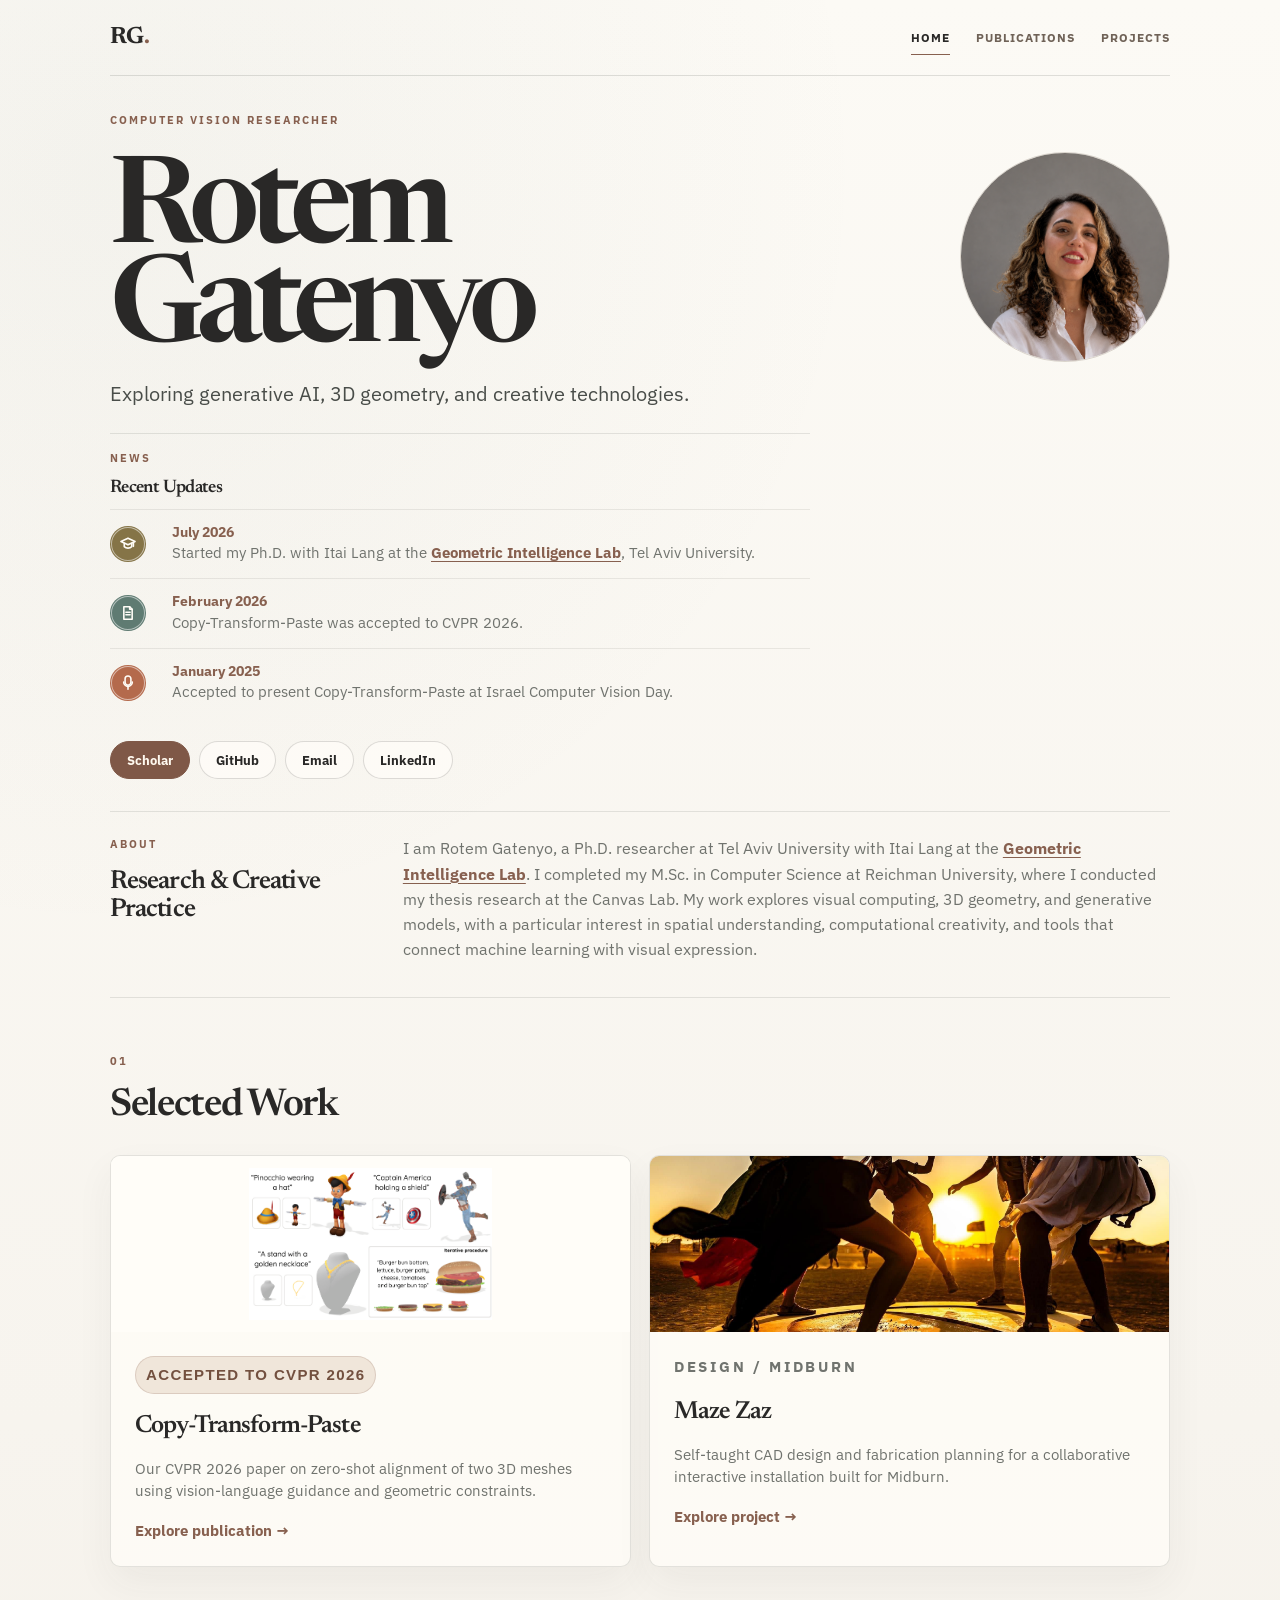
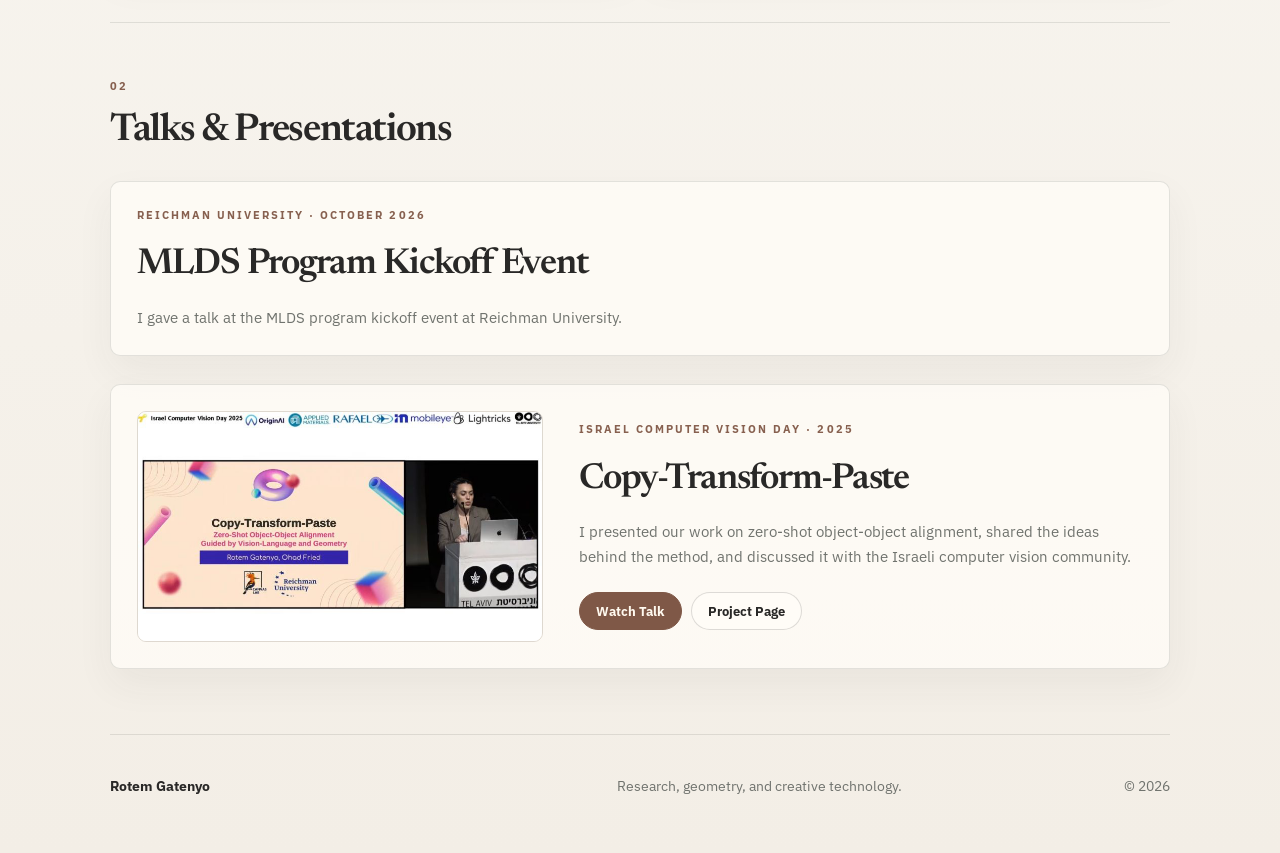
<file: index.html>
<!doctype html>
<html lang="en">
<head>
  <meta charset="utf-8">
  <meta name="viewport" content="width=device-width, initial-scale=1">
  <meta name="description" content="Rotem Gatenyo is a Computer Vision and 3D Geometry researcher working on generative AI, geometric intelligence, and creative visual technologies.">
  <meta name="author" content="Rotem Gatenyo">
  <meta name="robots" content="index, follow">
  <link rel="canonical" href="https://rotemgat.github.io/">
  <meta property="og:type" content="profile">
  <meta property="og:site_name" content="Rotem Gatenyo">
  <meta property="og:title" content="Rotem Gatenyo | Computer Vision & 3D Geometry Researcher">
  <meta property="og:description" content="Computer Vision and 3D Geometry researcher working on generative AI, geometric intelligence, and creative visual technologies.">
  <meta property="og:url" content="https://rotemgat.github.io/">
  <meta property="og:image" content="https://rotemgat.github.io/assets/images/profile/rotem-gatenyo.png">
  <meta property="profile:first_name" content="Rotem">
  <meta property="profile:last_name" content="Gatenyo">
  <meta name="twitter:card" content="summary">
  <meta name="twitter:title" content="Rotem Gatenyo | Computer Vision & 3D Geometry Researcher">
  <meta name="twitter:description" content="Computer Vision and 3D Geometry researcher working on generative AI, geometric intelligence, and creative visual technologies.">
  <meta name="twitter:image" content="https://rotemgat.github.io/assets/images/profile/rotem-gatenyo.png">
  <title>Rotem Gatenyo | Computer Vision & 3D Geometry Researcher</title>
  <link rel="preconnect" href="https://fonts.googleapis.com">
  <link rel="preconnect" href="https://fonts.gstatic.com" crossorigin>
  <link href="https://fonts.googleapis.com/css2?family=IBM+Plex+Sans:wght@400;500;600;700&family=Newsreader:opsz,wght@6..72,500;6..72,600;6..72,700&display=swap" rel="stylesheet">
  <link rel="stylesheet" href="css/styles.css?v=20261019">
  <script src="js/main.js" defer></script>
  <script type="application/ld+json">
  {
  "@context": "https://schema.org",
  "@graph": [
    {
      "@type": "Person",
      "name": "Rotem Gatenyo",
      "url": "https://rotemgat.github.io/",
      "image": "https://rotemgat.github.io/assets/images/profile/rotem-gatenyo.png",
      "jobTitle": "Computer Vision Researcher",
      "affiliation": {
        "@type": "CollegeOrUniversity",
        "name": "Tel Aviv University",
        "url": "https://english.tau.ac.il/"
      },
      "alumniOf": [
        {
          "@type": "CollegeOrUniversity",
          "name": "Reichman University",
          "url": "https://www.runi.ac.il/en/"
        }
      ],
      "sameAs": [
        "https://scholar.google.com/citations?user=MCSaL64AAAAJ&hl=en",
        "https://github.com/RotemGat",
        "https://www.linkedin.com/in/rotem-g8/",
        "https://geometric-intelligence-lab.github.io"
      ],
      "knowsAbout": [
        "Computer Vision",
        "3D Geometry",
        "Generative AI",
        "Geometric Intelligence",
        "Creative Technologies"
      ],
      "@id": "https://rotemgat.github.io/#person"
    },
    {
      "@type": "ProfilePage",
      "@id": "https://rotemgat.github.io/#profile",
      "url": "https://rotemgat.github.io/",
      "name": "Rotem Gatenyo | Computer Vision & 3D Geometry Researcher",
      "mainEntity": {
        "@id": "https://rotemgat.github.io/#person"
      }
    }
  ]
}
  </script>
</head>
<body class="home-page">
  <header class="site-header">
    <a class="logo" href="/" aria-label="Rotem Gatenyo home">RG<span>.</span></a>
    <button class="menu-toggle" type="button" aria-expanded="false" aria-controls="site-nav">Menu</button>
    <nav id="site-nav" class="site-nav" aria-label="Main navigation">
      <a class="active" href="/">Home</a>
      <a href="publications.html">Publications</a>
      <a href="projects.html">Projects</a>
    </nav>
  </header>

  <main>
    <section class="hero section">
      <div class="hero-main">
        <div class="hero-copy">
          <p class="eyebrow">Computer Vision Researcher</p>
          <h1>Rotem<br><span>Gatenyo</span></h1>
          <p class="hero-intro">Exploring generative AI, 3D geometry, and creative technologies.</p>
          <div class="news-panel">
            <p class="section-number">News</p>
            <h2>Recent Updates</h2>
            <ol class="news-list">
              <li>
                <span class="news-icon news-icon-phd" aria-hidden="true">
                  <svg viewBox="0 0 24 24" role="img">
                    <path d="m3.5 9 8.5-4 8.5 4-8.5 4Z"></path>
                    <path d="M7.5 11v4.2c1.1 1.1 2.6 1.7 4.5 1.7s3.4-.6 4.5-1.7V11"></path>
                    <path d="M18.5 10.2v4.6"></path>
                  </svg>
                </span>
                <div>
                  <time datetime="2026-07">July 2026</time>
                  <span>Started my Ph.D. with Itai Lang at the <a href="https://geometric-intelligence-lab.github.io">Geometric Intelligence Lab</a>, Tel Aviv University.</span>
                </div>
              </li>
              <li>
                <span class="news-icon news-icon-paper" aria-hidden="true">
                  <svg viewBox="0 0 24 24" role="img">
                    <path d="M7 4.5h7l3 3v12H7Z"></path>
                    <path d="M14 4.5v3h3"></path>
                    <path d="M9.5 11h5"></path>
                    <path d="M9.5 14h5"></path>
                  </svg>
                </span>
                <div>
                  <time datetime="2026-02">February 2026</time>
                  <span>Copy-Transform-Paste was accepted to CVPR 2026.</span>
                </div>
              </li>
              <li>
                <span class="news-icon news-icon-talk" aria-hidden="true">
                  <svg viewBox="0 0 24 24" role="img">
                    <path d="M12 14.5a3.5 3.5 0 0 0 3.5-3.5V7a3.5 3.5 0 0 0-7 0v4a3.5 3.5 0 0 0 3.5 3.5Z"></path>
                    <path d="M6.8 10.8a5.2 5.2 0 0 0 10.4 0"></path>
                    <path d="M12 16v3.5"></path>
                  </svg>
                </span>
                <div>
                  <time datetime="2025-01">January 2025</time>
                  <span>Accepted to present Copy-Transform-Paste at Israel Computer Vision Day.</span>
                </div>
              </li>
            </ol>
          </div>
          <div class="button-row" aria-label="Profile links">
            <a class="button primary" href="https://scholar.google.com/citations?user=MCSaL64AAAAJ&hl=en" aria-label="Google Scholar profile">Scholar</a>
            <a class="button" href="https://github.com/RotemGat">GitHub</a>
            <a class="button" href="mailto:rotemg8@gmail.com">Email</a>
            <a class="button" href="https://www.linkedin.com/in/rotem-g8/">LinkedIn</a>
          </div>
        </div>
        <aside class="hero-side" aria-label="Profile photo">
          <img class="hero-portrait" src="assets/images/profile/rotem-gatenyo.png" alt="Portrait of Rotem Gatenyo">
        </aside>
      </div>

      <div class="hero-about" id="about">
        <div class="hero-about-heading">
          <p class="section-number">About</p>
          <h2>Research & Creative Practice</h2>
        </div>
        <div class="prose">
          <p>I am Rotem Gatenyo, a Ph.D. researcher at Tel Aviv University with Itai Lang at the <a href="https://geometric-intelligence-lab.github.io">Geometric Intelligence Lab</a>. I completed my M.Sc. in Computer Science at Reichman University, where I conducted my thesis research at the Canvas Lab. My work explores visual computing, 3D geometry, and generative models, with a particular interest in spatial understanding, computational creativity, and tools that connect machine learning with visual expression.</p>
        </div>
      </div>
    </section>

    <section class="section featured">
      <div class="section-heading">
        <div>
          <p class="section-number">01</p>
          <h2>Selected Work</h2>
        </div>
      </div>
      <div class="card-grid">
        <article class="project-card accent-blue">
          <div class="card-art card-art-photo card-art-publication">
            <img src="assets/images/publications/copy-transform-paste-teaser.png" alt="Copy-Transform-Paste examples aligning 3D object pairs from text prompts">
          </div>
          <div class="card-body">
            <p class="conference-badge">Accepted to CVPR 2026</p>
            <h3>Copy-Transform-Paste</h3>
            <p>Our CVPR 2026 paper on zero-shot alignment of two 3D meshes using vision-language guidance and geometric constraints.</p>
            <a class="text-link" href="publications.html">Explore publication <span aria-hidden="true">→</span></a>
          </div>
        </article>
        <article class="project-card accent-violet">
          <div class="card-art card-art-photo">
            <img src="assets/images/projects/midburn/midburn-sunset.jpg" alt="Participants using the completed Maze Zaz installation at Midburn during sunset">
          </div>
          <div class="card-body">
            <p class="card-meta">Design / Midburn</p>
            <h3>Maze Zaz</h3>
            <p>Self-taught CAD design and fabrication planning for a collaborative interactive installation built for Midburn.</p>
            <a class="text-link" href="projects.html">Explore project <span aria-hidden="true">→</span></a>
          </div>
        </article>
      </div>
    </section>

    <section class="section talks-section">
      <div class="section-heading">
        <div>
          <p class="section-number">02</p>
          <h2>Talks & Presentations</h2>
        </div>
      </div>

      <article class="talk-card talk-card-text">
        <div class="talk-content">
          <p class="talk-label">Reichman University · <time datetime="2026-10">October 2026</time></p>
          <h3>MLDS Program Kickoff Event</h3>
          <p>I gave a talk at the MLDS program kickoff event at Reichman University.</p>
        </div>
      </article>

      <article class="talk-card">
        <a class="talk-image" href="https://www.youtube.com/live/2fEDy-uTAII?t=18824" aria-label="Watch the Israel Computer Vision Day 2025 talk">
          <img src="assets/images/publications/israel-vision-day-2025.png" alt="Rotem Gatenyo presenting Copy-Transform-Paste at Israel Computer Vision Day 2025">
        </a>
        <div class="talk-content">
          <p class="talk-label">Israel Computer Vision Day · 2025</p>
          <h3>Copy-Transform-Paste</h3>
          <p>I presented our work on zero-shot object-object alignment, shared the ideas behind the method, and discussed it with the Israeli computer vision community.</p>
          <div class="button-row compact">
            <a class="button primary" href="https://www.youtube.com/live/2fEDy-uTAII?t=18824">Watch Talk</a>
            <a class="button" href="https://rotemgat.github.io/CopyTransformPaste/">Project Page</a>
          </div>
        </div>
      </article>
    </section>
  </main>

  <footer class="site-footer">
    <p>Rotem Gatenyo</p>
    <p>Research, geometry, and creative technology.</p>
    <p>© <span data-current-year></span></p>
  </footer>
</body>
</html>
</file>
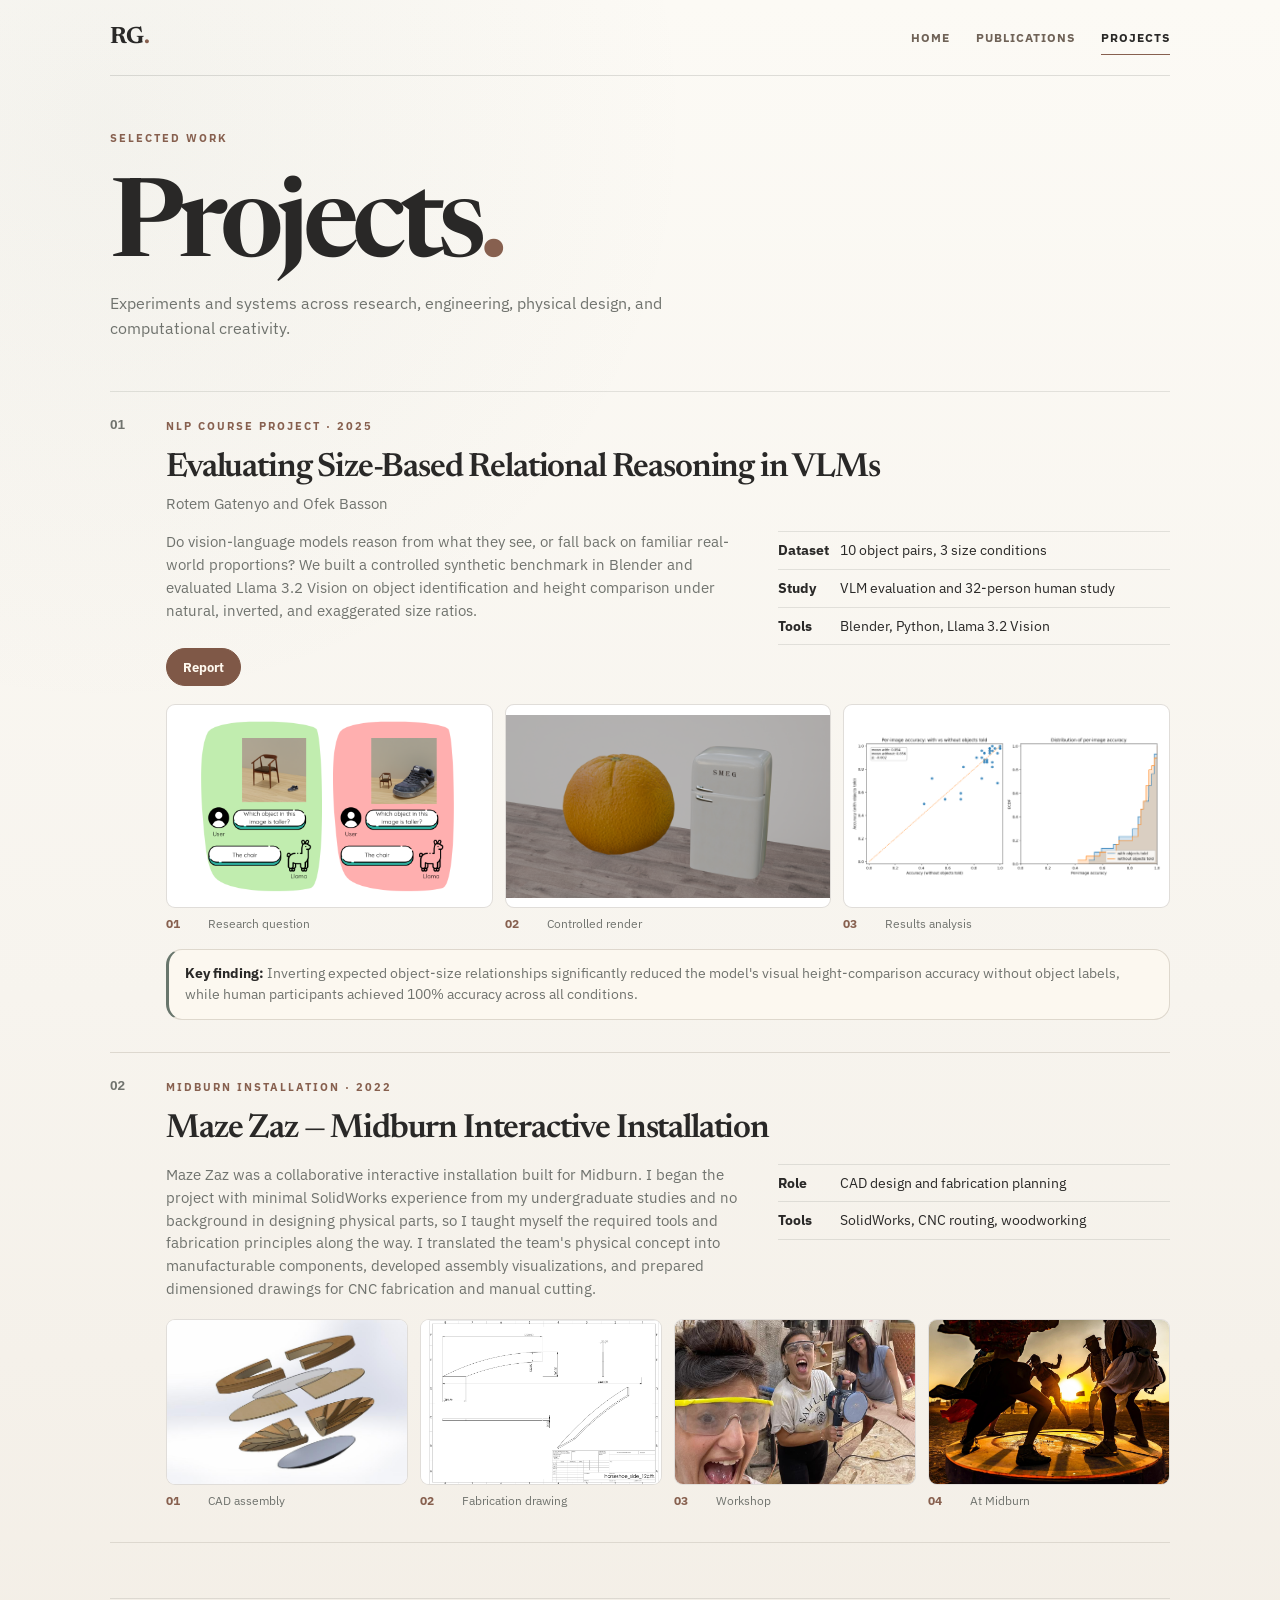
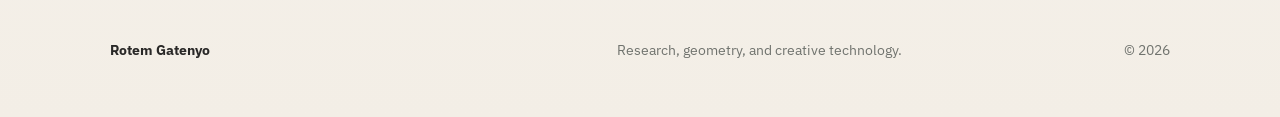
<file: projects.html>
<!doctype html>
<html lang="en">
<head>
  <meta charset="utf-8">
  <meta name="viewport" content="width=device-width, initial-scale=1">
  <meta name="description" content="Research, engineering, and creative projects by Rotem Gatenyo across computer vision, VLM evaluation, 3D geometry, physical design, and computational creativity.">
  <meta name="author" content="Rotem Gatenyo">
  <meta name="robots" content="index, follow">
  <link rel="canonical" href="https://rotemgat.github.io/projects.html">
  <meta property="og:type" content="website">
  <meta property="og:site_name" content="Rotem Gatenyo">
  <meta property="og:title" content="Projects | Rotem Gatenyo">
  <meta property="og:description" content="Research, engineering, and creative projects by Rotem Gatenyo across computer vision, VLM evaluation, 3D geometry, physical design, and computational creativity.">
  <meta property="og:url" content="https://rotemgat.github.io/projects.html">
  <meta property="og:image" content="https://rotemgat.github.io/assets/images/projects/midburn/midburn-sunset.jpg">
  <meta name="twitter:card" content="summary_large_image">
  <meta name="twitter:title" content="Projects | Rotem Gatenyo">
  <meta name="twitter:description" content="Research, engineering, and creative projects by Rotem Gatenyo across computer vision, VLM evaluation, 3D geometry, physical design, and computational creativity.">
  <meta name="twitter:image" content="https://rotemgat.github.io/assets/images/projects/midburn/midburn-sunset.jpg">
  <title>Projects | Rotem Gatenyo</title>
  <link rel="preconnect" href="https://fonts.googleapis.com">
  <link rel="preconnect" href="https://fonts.gstatic.com" crossorigin>
  <link href="https://fonts.googleapis.com/css2?family=IBM+Plex+Sans:wght@400;500;600;700&family=Newsreader:opsz,wght@6..72,500;6..72,600;6..72,700&display=swap" rel="stylesheet">
  <link rel="stylesheet" href="css/styles.css?v=20261019">
  <script src="js/main.js" defer></script>
</head>
<body class="projects-page inner-page">
  <header class="site-header">
    <a class="logo" href="/" aria-label="Rotem Gatenyo home">RG<span>.</span></a>
    <button class="menu-toggle" type="button" aria-expanded="false" aria-controls="site-nav">Menu</button>
    <nav id="site-nav" class="site-nav" aria-label="Main navigation">
      <a href="/">Home</a>
      <a href="publications.html">Publications</a>
      <a class="active" href="projects.html">Projects</a>
    </nav>
  </header>

  <main>
    <section class="page-hero section">
      <p class="eyebrow">Selected Work</p>
      <h1>Projects<span>.</span></h1>
      <p>Experiments and systems across research, engineering, physical design, and computational creativity.</p>
    </section>

    <section class="section project-list">
      <article class="project-case-study project-case-study-nlp">
        <div class="project-case-heading">
          <div class="project-number">01</div>
          <div>
            <p class="card-meta">NLP Course Project · 2025</p>
            <h2>Evaluating Size-Based Relational Reasoning in VLMs</h2>
            <p class="project-authors">Rotem Gatenyo and Ofek Basson</p>
          </div>
        </div>

        <div class="project-case-summary">
          <div>
            <p>Do vision-language models reason from what they see, or fall back on familiar real-world proportions? We built a controlled synthetic benchmark in Blender and evaluated Llama 3.2 Vision on object identification and height comparison under natural, inverted, and exaggerated size ratios.</p>
            <div class="button-row compact project-report-link">
              <a class="button primary" href="assets/images/projects/vlm-relational-reasoning/vlm_relational_reasoning.pdf">Report</a>
            </div>
          </div>
          <ul class="project-facts">
            <li><strong>Dataset</strong> 10 object pairs, 3 size conditions</li>
            <li><strong>Study</strong> VLM evaluation and 32-person human study</li>
            <li><strong>Tools</strong> Blender, Python, Llama 3.2 Vision</li>
          </ul>
        </div>

        <div class="project-gallery project-gallery-nlp" aria-label="VLM relational reasoning project">
          <figure class="gallery-item">
            <img src="assets/images/projects/vlm-relational-reasoning/teaser.png" alt="A chair and shoe shown at natural and inverted size ratios, with correct and incorrect VLM answers">
            <figcaption><span>01</span> Research question</figcaption>
          </figure>
          <figure class="gallery-item">
            <img src="assets/images/projects/vlm-relational-reasoning/counterfactual-scene.png" alt="A controlled Blender render showing an orange larger than a refrigerator">
            <figcaption><span>02</span> Controlled render</figcaption>
          </figure>
          <figure class="gallery-item">
            <img src="assets/images/projects/vlm-relational-reasoning/prompt-effect.png" alt="Plots comparing taller-decision accuracy with and without object names in the prompt">
            <figcaption><span>03</span> Results analysis</figcaption>
          </figure>
        </div>

        <p class="project-finding"><strong>Key finding:</strong> Inverting expected object-size relationships significantly reduced the model's visual height-comparison accuracy without object labels, while human participants achieved 100% accuracy across all conditions.</p>
      </article>

      <article class="project-case-study">
        <div class="project-case-heading">
          <div class="project-number">02</div>
          <div>
            <p class="card-meta">Midburn Installation · 2022</p>
            <h2>Maze Zaz — Midburn Interactive Installation</h2>
          </div>
        </div>

        <div class="project-case-summary">
          <p>Maze Zaz was a collaborative interactive installation built for Midburn. I began the project with minimal SolidWorks experience from my undergraduate studies and no background in designing physical parts, so I taught myself the required tools and fabrication principles along the way. I translated the team's physical concept into manufacturable components, developed assembly visualizations, and prepared dimensioned drawings for CNC fabrication and manual cutting.</p>
          <ul class="project-facts">
            <li><strong>Role</strong> CAD design and fabrication planning</li>
            <li><strong>Tools</strong> SolidWorks, CNC routing, woodworking</li>
          </ul>
        </div>

        <div class="project-gallery" aria-label="Maze Zaz project process">
          <figure class="gallery-item">
            <img src="assets/images/projects/midburn/cad-exploded-view.jpg" alt="Exploded SolidWorks assembly showing the layered wooden components">
            <figcaption><span>01</span> CAD assembly</figcaption>
          </figure>
          <figure class="gallery-item">
            <img src="assets/images/projects/midburn/fabrication-drawing.png" alt="Dimensioned SolidWorks fabrication drawing for a curved wooden component">
            <figcaption><span>02</span> Fabrication drawing</figcaption>
          </figure>
          <figure class="gallery-item">
            <img src="assets/images/projects/midburn/workshop.jpg" alt="Team members cutting and sanding wooden parts in the workshop">
            <figcaption><span>03</span> Workshop</figcaption>
          </figure>
          <figure class="gallery-item">
            <img src="assets/images/projects/midburn/midburn-sunset.jpg" alt="Participants using the completed Maze Zaz installation at Midburn during sunset">
            <figcaption><span>04</span> At Midburn</figcaption>
          </figure>
        </div>
      </article>

    </section>
  </main>

  <footer class="site-footer">
    <p>Rotem Gatenyo</p>
    <p>Research, geometry, and creative technology.</p>
    <p>© <span data-current-year></span></p>
  </footer>
</body>
</html>
</file>
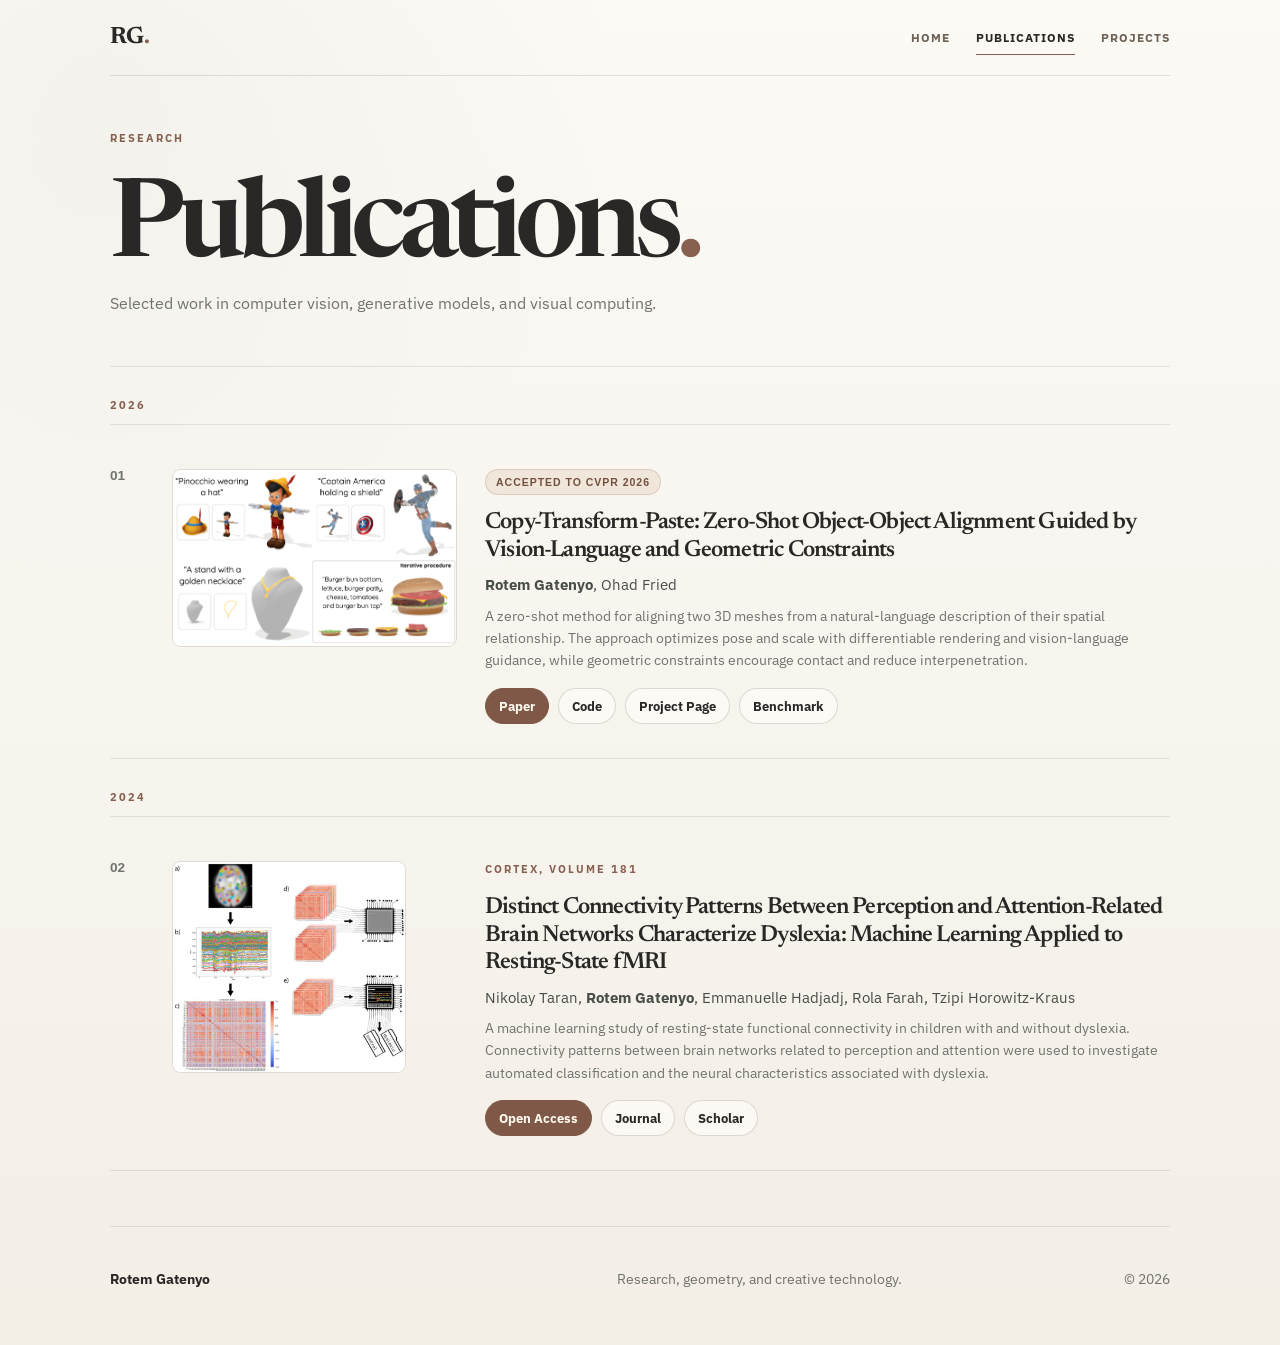
<file: publications.html>
<!doctype html>
<html lang="en">
<head>
  <meta charset="utf-8">
  <meta name="viewport" content="width=device-width, initial-scale=1">
  <meta name="description" content="Publications by Rotem Gatenyo in computer vision, generative AI, 3D geometry, geometric constraints, and visual computing.">
  <meta name="author" content="Rotem Gatenyo">
  <meta name="robots" content="index, follow">
  <link rel="canonical" href="https://rotemgat.github.io/publications.html">
  <meta property="og:type" content="website">
  <meta property="og:site_name" content="Rotem Gatenyo">
  <meta property="og:title" content="Publications | Rotem Gatenyo">
  <meta property="og:description" content="Publications by Rotem Gatenyo in computer vision, generative AI, 3D geometry, geometric constraints, and visual computing.">
  <meta property="og:url" content="https://rotemgat.github.io/publications.html">
  <meta property="og:image" content="https://rotemgat.github.io/assets/images/publications/copy-transform-paste-teaser.png">
  <meta name="twitter:card" content="summary_large_image">
  <meta name="twitter:title" content="Publications | Rotem Gatenyo">
  <meta name="twitter:description" content="Publications by Rotem Gatenyo in computer vision, generative AI, 3D geometry, geometric constraints, and visual computing.">
  <meta name="twitter:image" content="https://rotemgat.github.io/assets/images/publications/copy-transform-paste-teaser.png">
  <title>Publications | Rotem Gatenyo</title>
  <link rel="preconnect" href="https://fonts.googleapis.com">
  <link rel="preconnect" href="https://fonts.gstatic.com" crossorigin>
  <link href="https://fonts.googleapis.com/css2?family=IBM+Plex+Sans:wght@400;500;600;700&family=Newsreader:opsz,wght@6..72,500;6..72,600;6..72,700&display=swap" rel="stylesheet">
  <link rel="stylesheet" href="css/styles.css?v=20261019">
  <script src="js/main.js" defer></script>
</head>
<body class="publications-page inner-page">
  <header class="site-header">
    <a class="logo" href="/" aria-label="Rotem Gatenyo home">RG<span>.</span></a>
    <button class="menu-toggle" type="button" aria-expanded="false" aria-controls="site-nav">Menu</button>
    <nav id="site-nav" class="site-nav" aria-label="Main navigation">
      <a href="/">Home</a>
      <a class="active" href="publications.html">Publications</a>
      <a href="projects.html">Projects</a>
    </nav>
  </header>

  <main>
    <section class="page-hero section">
      <p class="eyebrow">Research</p>
      <h1>Publications<span>.</span></h1>
      <p>Selected work in computer vision, generative models, and visual computing.</p>
    </section>

    <section class="section publication-list">
      <div class="year-label">2026</div>
      <article class="publication">
        <div class="publication-index">01</div>
        <div class="publication-content publication-content-featured">
          <a class="publication-visual publication-visual-wide" href="https://rotemgat.github.io/CopyTransformPaste/" aria-label="Open the Copy-Transform-Paste project page">
            <img src="assets/images/publications/copy-transform-paste-teaser.png" alt="Examples of Copy-Transform-Paste aligning 3D object pairs from text prompts, including Pinocchio wearing a hat, Captain America holding a shield, and an assembled burger">
          </a>
          <div class="publication-details">
            <p class="conference-badge">Accepted to CVPR 2026</p>
            <h2>Copy-Transform-Paste: Zero-Shot Object-Object Alignment Guided by Vision-Language and Geometric Constraints</h2>
            <p class="authors"><strong>Rotem Gatenyo</strong>, Ohad Fried</p>
            <p class="description">A zero-shot method for aligning two 3D meshes from a natural-language description of their spatial relationship. The approach optimizes pose and scale with differentiable rendering and vision-language guidance, while geometric constraints encourage contact and reduce interpenetration.</p>
            <div class="button-row compact">
              <a class="button primary" href="https://openaccess.thecvf.com/content/CVPR2026/html/Gatenyo_Copy-Transform-Paste_Zero-Shot_Object-Object_Alignment_Guided_by_Vision-Language_and_Geometric_Constraints_CVPR_2026_paper.html">Paper</a>
              <a class="button" href="https://github.com/RotemGat/CopyTransformPaste">Code</a>
              <a class="button" href="https://rotemgat.github.io/CopyTransformPaste/">Project Page</a>
              <a class="button" href="https://github.com/RotemGat/PairBench3D">Benchmark</a>
            </div>
          </div>
        </div>
      </article>

      <div class="year-label">2024</div>
      <article class="publication">
        <div class="publication-index">02</div>
        <div class="publication-content">
          <a class="publication-visual publication-visual-portrait" href="https://pmc.ncbi.nlm.nih.gov/articles/PMC11614717/" aria-label="Open the dyslexia connectivity paper">
            <img src="assets/images/publications/Distinct-connectivity-patterns.jpg" alt="Research pipeline showing resting-state fMRI signals, connectivity matrices, and machine learning classification">
          </a>
          <div class="publication-details">
            <p class="card-meta">Cortex, Volume 181</p>
            <h2>Distinct Connectivity Patterns Between Perception and Attention-Related Brain Networks Characterize Dyslexia: Machine Learning Applied to Resting-State fMRI</h2>
            <p class="authors">Nikolay Taran, <strong>Rotem Gatenyo</strong>, Emmanuelle Hadjadj, Rola Farah, Tzipi Horowitz-Kraus</p>
            <p class="description">A machine learning study of resting-state functional connectivity in children with and without dyslexia. Connectivity patterns between brain networks related to perception and attention were used to investigate automated classification and the neural characteristics associated with dyslexia.</p>
            <div class="button-row compact">
              <a class="button primary" href="https://pmc.ncbi.nlm.nih.gov/articles/PMC11614717/">Open Access</a>
              <a class="button" href="https://www.sciencedirect.com/science/article/pii/S0010945224002880">Journal</a>
              <a class="button" href="https://scholar.google.com/citations?view_op=view_citation&hl=en&user=MCSaL64AAAAJ&citation_for_view=MCSaL64AAAAJ:u5HHmVD_uO8C">Scholar</a>
            </div>
          </div>
        </div>
      </article>
    </section>

  </main>

  <footer class="site-footer">
    <p>Rotem Gatenyo</p>
    <p>Research, geometry, and creative technology.</p>
    <p>© <span data-current-year></span></p>
  </footer>
</body>
</html>
</file>
<file: css/styles.css>
:root {
  --ink: #10131a;
  --muted: #646b78;
  --paper: #f6f6f2;
  --panel: #ffffff;
  --line: #d9dce2;
  --blue: #3155ff;
  --violet: #8855ff;
  --lime: #c7f36b;
  --max-width: 1180px;
  --shadow: 0 24px 70px rgba(24, 28, 42, 0.1);
}

* {
  box-sizing: border-box;
}

html {
  scroll-behavior: smooth;
}

body {
  margin: 0;
  color: var(--ink);
  background:
    linear-gradient(rgba(16, 19, 26, 0.035) 1px, transparent 1px),
    linear-gradient(90deg, rgba(16, 19, 26, 0.035) 1px, transparent 1px),
    var(--paper);
  background-size: 42px 42px;
  font-family: "DM Sans", sans-serif;
  line-height: 1.65;
}

a {
  color: inherit;
  text-decoration: none;
}

.site-header,
.site-footer,
.section {
  width: min(calc(100% - 40px), var(--max-width));
  margin-inline: auto;
}

.site-header {
  min-height: 90px;
  display: flex;
  align-items: center;
  justify-content: space-between;
  border-bottom: 1px solid var(--line);
}

.logo {
  font: 800 1.35rem/1 "Manrope", sans-serif;
  letter-spacing: -0.06em;
}

.logo span,
.page-hero h1 span {
  color: var(--blue);
}

.site-nav {
  display: flex;
  align-items: center;
  gap: 34px;
  font-size: 0.92rem;
  font-weight: 600;
}

.site-nav a {
  position: relative;
  padding: 12px 0;
}

.site-nav a::after {
  content: "";
  position: absolute;
  right: 0;
  bottom: 5px;
  left: 0;
  height: 2px;
  background: var(--blue);
  transform: scaleX(0);
  transform-origin: left;
  transition: transform 180ms ease;
}

.site-nav a:hover::after,
.site-nav a.active::after {
  transform: scaleX(1);
}

.menu-toggle {
  display: none;
}

.section {
  padding-block: 100px;
  border-bottom: 1px solid var(--line);
}

.hero {
  min-height: 690px;
  display: grid;
  grid-template-columns: 1.1fr 0.9fr;
  align-items: center;
  gap: 70px;
}

.eyebrow,
.card-meta,
.section-number,
.year-label {
  margin: 0 0 18px;
  color: var(--blue);
  font-size: 0.76rem;
  font-weight: 700;
  letter-spacing: 0.15em;
  text-transform: uppercase;
}

h1,
h2,
h3,
p {
  margin-top: 0;
}

h1,
h2,
h3 {
  font-family: "Manrope", sans-serif;
  letter-spacing: -0.045em;
}

.hero h1 {
  margin-bottom: 28px;
  font-size: clamp(4.5rem, 10vw, 8.5rem);
  line-height: 0.8;
}

.hero h1 span {
  color: transparent;
  -webkit-text-stroke: 2px var(--ink);
}

.hero-intro {
  max-width: 600px;
  color: #303541;
  font-size: clamp(1.3rem, 2.2vw, 1.75rem);
  line-height: 1.4;
}

.button-row {
  display: flex;
  flex-wrap: wrap;
  gap: 12px;
  margin-top: 34px;
}

.button-row.compact {
  margin-top: 25px;
}

.button {
  display: inline-flex;
  align-items: center;
  justify-content: center;
  min-height: 45px;
  padding: 10px 19px;
  border: 1px solid var(--ink);
  border-radius: 100px;
  background: transparent;
  font-weight: 600;
  transition: transform 180ms ease, color 180ms ease, background 180ms ease;
}

.button:hover {
  transform: translateY(-2px);
  color: var(--paper);
  background: var(--ink);
}

.button.primary {
  color: white;
  border-color: var(--blue);
  background: var(--blue);
}

.hero-visual {
  position: relative;
  min-height: 480px;
  overflow: hidden;
  border: 1px solid var(--ink);
  border-radius: 2px;
  background: #111522;
  box-shadow: var(--shadow);
}

.hero-visual img {
  width: 100%;
  height: 100%;
  min-height: 480px;
  display: block;
  object-fit: cover;
  object-position: center;
}

.two-column {
  display: grid;
  grid-template-columns: 0.7fr 1.3fr;
  gap: 80px;
}

.about-portrait {
  width: 170px;
  height: 220px;
  display: block;
  margin-top: 28px;
  border: 1px solid var(--ink);
  object-fit: cover;
  object-position: center 34%;
  box-shadow: 5px 5px 0 var(--blue);
}

h2 {
  margin-bottom: 20px;
  font-size: clamp(2rem, 4vw, 3.7rem);
  line-height: 1.08;
}

.prose {
  max-width: 720px;
  font-size: 1.12rem;
}

.prose p:first-child {
  font-size: 1.45rem;
  line-height: 1.45;
}

.section-heading {
  display: flex;
  align-items: end;
  justify-content: space-between;
  gap: 30px;
  margin-bottom: 45px;
}

.section-heading > p {
  color: var(--muted);
}

.tag-grid {
  display: grid;
  grid-template-columns: repeat(3, 1fr);
}

.tag-grid span {
  padding: 30px 24px;
  border-top: 1px solid var(--ink);
  font-family: "Manrope", sans-serif;
  font-size: clamp(1rem, 2vw, 1.35rem);
  font-weight: 700;
}

.tag-grid span:nth-child(3n + 2) {
  border-right: 1px solid var(--line);
  border-left: 1px solid var(--line);
}

.card-grid {
  display: grid;
  grid-template-columns: repeat(2, 1fr);
  gap: 24px;
}

.project-card {
  overflow: hidden;
  border: 1px solid var(--ink);
  background: var(--panel);
  box-shadow: 8px 8px 0 var(--ink);
}

.card-art {
  position: relative;
  height: 285px;
  overflow: hidden;
}

.accent-blue .card-art {
  background: linear-gradient(135deg, #dbe2ff, #3155ff);
}

.accent-violet .card-art {
  background: linear-gradient(135deg, #f0ddff, #8855ff);
}

.card-art-geometry::before,
.card-art-object::before {
  content: "";
  position: absolute;
  inset: 18%;
  border: 2px solid white;
  transform: rotate(25deg);
  box-shadow: 0 0 0 20px rgba(255, 255, 255, 0.15), 0 0 0 42px rgba(255, 255, 255, 0.08);
}

.card-art-object::before {
  inset: 24% 29%;
  border-radius: 50% 10% 45% 20%;
  transform: rotate(-16deg);
}

.card-art-photo img {
  width: 100%;
  height: 100%;
  display: block;
  object-fit: cover;
}

.card-art-publication img {
  padding: 10px;
  background: white;
  object-fit: contain;
  object-position: center;
}

.card-body {
  padding: 30px;
}

.card-body h3 {
  margin-bottom: 12px;
  font-size: 1.75rem;
}

.card-body p {
  color: var(--muted);
}

.conference-badge {
  width: fit-content;
  margin: 0 0 14px;
  padding: 7px 11px;
  background: var(--blue);
  color: white !important;
  font: 700 0.78rem/1 "Manrope", sans-serif;
  letter-spacing: 0.08em;
  text-transform: uppercase;
}

.text-link {
  display: inline-block;
  color: var(--ink);
  font-weight: 700;
}

.text-link span {
  display: inline-block;
  transition: transform 180ms ease;
}

.text-link:hover span {
  transform: translate(3px, -2px);
}

.page-hero {
  padding-top: 135px;
  padding-bottom: 85px;
}

.page-hero h1 {
  margin-bottom: 20px;
  font-size: clamp(4rem, 10vw, 8rem);
  line-height: 0.95;
}

.page-hero > p:last-child {
  max-width: 700px;
  color: var(--muted);
  font-size: 1.3rem;
}

.publication-list,
.project-list {
  padding-top: 25px;
}

.year-label {
  margin-top: 55px;
  padding-bottom: 15px;
  border-bottom: 1px solid var(--ink);
}

.publication {
  display: grid;
  grid-template-columns: 90px 1fr;
  gap: 30px;
  padding: 50px 0 70px;
  border-bottom: 1px solid var(--line);
}

.publication-index,
.project-number {
  color: var(--muted);
  font: 600 0.85rem/1 "Manrope", sans-serif;
}

.publication h2 {
  margin-bottom: 10px;
  font-size: clamp(1.65rem, 2.1vw, 2.15rem);
  line-height: 1.08;
}

.publication-content {
  display: grid;
  grid-template-columns: 430px minmax(0, 1fr);
  align-items: start;
  gap: 42px;
}

.publication-content-featured {
  grid-template-columns: 430px minmax(0, 1fr);
}

.publication-visual {
  display: block;
  overflow: hidden;
  border: 1px solid var(--ink);
  background: white;
  box-shadow: 7px 7px 0 var(--ink);
}

.publication-visual img {
  width: 100%;
  height: auto;
  display: block;
  transition: transform 240ms ease;
}

.publication-visual-wide {
  width: 100%;
}

.publication-visual-portrait {
  width: 82%;
}

.publication-visual:hover img {
  transform: scale(1.015);
}

.authors {
  margin-bottom: 12px;
  color: #343946;
  line-height: 1.45;
}

.description {
  max-width: 760px;
  margin-bottom: 0;
  color: var(--muted);
  font-size: 0.95rem;
  line-height: 1.55;
}

.publication .button-row.compact {
  margin-top: 20px;
}

.publication .button {
  min-height: 41px;
  padding: 8px 16px;
  font-size: 0.92rem;
}

.talks-section {
  padding-top: 85px;
  padding-bottom: 100px;
}

.talk-card {
  display: grid;
  grid-template-columns: minmax(360px, 0.9fr) minmax(0, 1.1fr);
  align-items: center;
  gap: 48px;
  padding: 34px;
  border: 1px solid var(--ink);
  background: var(--panel);
  box-shadow: 8px 8px 0 var(--ink);
}

.talk-image {
  display: block;
  overflow: hidden;
  border: 1px solid var(--ink);
}

.talk-image img {
  width: 100%;
  display: block;
  transition: transform 200ms ease;
}

.talk-image:hover img {
  transform: scale(1.02);
}

.talk-label {
  margin-bottom: 10px;
  color: var(--blue);
  font: 700 0.78rem/1.3 "Manrope", sans-serif;
  letter-spacing: 0.08em;
  text-transform: uppercase;
}

.talk-content h3 {
  margin-bottom: 12px;
  font-size: clamp(1.8rem, 3vw, 3rem);
}

.talk-content > p:not(.talk-label) {
  max-width: 620px;
  margin-bottom: 0;
  color: var(--muted);
  font-size: 1rem;
  line-height: 1.6;
}

.talk-content .button-row {
  margin-top: 24px;
}

.home-page .section {
  padding-block: 55px;
}

.home-page .hero {
  display: block;
  min-height: 0;
  padding-block: 38px 42px;
}

.home-page .hero-main {
  display: grid;
  grid-template-columns: minmax(0, 1fr) 210px;
  align-items: center;
  justify-content: space-between;
  gap: 70px;
}

.home-page .hero h1 {
  margin-bottom: 20px;
  font-size: clamp(4.5rem, 8vw, 7.2rem);
}

.home-page .hero-intro {
  font-size: clamp(1.2rem, 1.8vw, 1.55rem);
}

.home-page .hero .button-row {
  margin-top: 24px;
}

.home-page .hero-portrait {
  width: 190px;
  height: 245px;
  display: block;
  border: 1px solid var(--ink);
  object-fit: cover;
  object-position: center 34%;
  box-shadow: 7px 7px 0 var(--blue);
}

.home-page .hero-about {
  display: grid;
  grid-template-columns: 250px minmax(0, 1fr);
  align-items: start;
  gap: 42px;
  margin-top: 30px;
  padding-top: 26px;
  border-top: 1px solid var(--line);
}

.home-page .hero-about h2 {
  margin-bottom: 0;
  font-size: 1.65rem;
}

.home-page .prose {
  max-width: 780px;
  font-size: 1rem;
  line-height: 1.6;
}

.home-page .prose p {
  margin-bottom: 0;
}

.home-page .prose p:first-child {
  font-size: 1rem;
  line-height: 1.6;
}

.home-page .section-heading {
  margin-bottom: 28px;
}

.home-page .card-art {
  height: 200px;
}

.home-page .card-body {
  padding: 24px;
}

.home-page .card-body h3 {
  font-size: 1.55rem;
}

.home-page .talks-section {
  padding-top: 55px;
  padding-bottom: 65px;
}

.home-page .talk-card {
  gap: 36px;
  padding: 26px;
}

.inner-page .page-hero {
  padding-top: 80px;
  padding-bottom: 48px;
}

.inner-page .page-hero h1 {
  font-size: clamp(3.8rem, 8vw, 6.4rem);
}

.inner-page .page-hero > p:last-child {
  font-size: 1.12rem;
}

.inner-page .publication-list,
.inner-page .project-list {
  padding-top: 0;
  padding-bottom: 55px;
}

.publications-page .year-label {
  margin-top: 30px;
}

.publications-page .publication {
  grid-template-columns: 65px 1fr;
  gap: 24px;
  padding: 35px 0 45px;
}

.publications-page .publication-content,
.publications-page .publication-content-featured {
  grid-template-columns: 360px minmax(0, 1fr);
  gap: 32px;
}

.publications-page .publication h2 {
  font-size: clamp(1.5rem, 1.9vw, 1.95rem);
}

.projects-page .project-case-study {
  padding: 38px 0 45px;
}

.projects-page .project-case-heading {
  margin-bottom: 20px;
}

.projects-page .project-case-heading h2 {
  font-size: clamp(1.9rem, 3.2vw, 3.15rem);
}

.projects-page .project-case-summary {
  gap: 32px;
}

.projects-page .project-case-summary > p,
.projects-page .project-case-summary > div > p {
  font-size: 0.98rem;
}

.projects-page .project-gallery {
  margin-top: 28px;
}

.projects-page .project-finding {
  margin-top: 18px;
  padding: 14px 18px;
  font-size: 0.92rem;
}

@media (max-width: 1050px) {
  .publication-content,
  .publication-content-featured {
    grid-template-columns: 1fr;
    gap: 32px;
  }

  .publications-page .publication-content,
  .publications-page .publication-content-featured {
    grid-template-columns: 1fr;
  }

  .publication-visual {
    width: min(100%, 620px);
  }

  .publication-visual-portrait {
    width: min(82%, 430px);
  }
}

.project-row {
  display: grid;
  grid-template-columns: 45px minmax(260px, 0.9fr) 1.1fr;
  gap: 35px;
  padding: 70px 0;
  border-bottom: 1px solid var(--line);
}

.project-case-study {
  padding: 55px 0 65px;
  border-bottom: 1px solid var(--line);
}

.project-case-heading {
  display: grid;
  grid-template-columns: 45px 1fr;
  gap: 35px;
  margin-bottom: 26px;
}

.project-case-heading h2 {
  max-width: 900px;
  margin-bottom: 0;
  font-size: clamp(2.1rem, 3.8vw, 3.8rem);
}

.project-case-summary {
  display: grid;
  grid-template-columns: minmax(0, 1.35fr) minmax(280px, 0.65fr);
  align-items: start;
  gap: 42px;
  margin-left: 80px;
}

.project-case-summary > p,
.project-case-summary > div > p {
  margin-bottom: 0;
  color: var(--muted);
  font-size: 1.05rem;
}

.project-facts {
  margin: 0;
  padding: 0;
  border-top: 1px solid var(--line);
  list-style: none;
}

.project-facts li {
  display: grid;
  grid-template-columns: 55px 1fr;
  gap: 12px;
  padding: 10px 0;
  border-bottom: 1px solid var(--line);
  font-size: 0.9rem;
}

.project-gallery {
  display: grid;
  grid-template-columns: repeat(4, minmax(0, 1fr));
  gap: 14px;
  margin: 38px 0 0 80px;
}

.project-gallery-nlp {
  grid-template-columns: repeat(3, minmax(0, 1fr));
}

.project-gallery-nlp .gallery-item img {
  aspect-ratio: 4 / 3;
  background: white;
  object-fit: contain;
}

.project-authors {
  margin: 10px 0 0;
  color: var(--muted);
  font-size: 1rem;
}

.project-report-link {
  margin-top: 22px;
}

.project-finding {
  margin: 24px 0 0 80px;
  padding: 18px 20px;
  border-left: 4px solid var(--accent);
  background: rgba(49, 85, 255, 0.06);
  color: var(--muted);
}

.project-finding strong {
  color: var(--ink);
}

.gallery-item {
  margin: 0;
}

.gallery-item img {
  width: 100%;
  aspect-ratio: 1 / 1;
  display: block;
  border: 1px solid var(--ink);
  background: white;
  object-fit: cover;
}

.gallery-item:nth-child(1) img {
  object-position: center;
}

.gallery-item:nth-child(2) img {
  object-fit: cover;
  object-position: 50% 39%;
}

.gallery-item:nth-child(3) img {
  object-position: center 58%;
}

.gallery-item:nth-child(4) img {
  object-position: center;
}

.project-gallery-nlp .gallery-item img {
  object-fit: contain;
  object-position: center;
}

.gallery-item figcaption {
  display: grid;
  grid-template-columns: 34px 1fr;
  gap: 8px;
  padding-top: 10px;
  color: var(--muted);
  font-size: 0.8rem;
  line-height: 1.45;
}

.gallery-item figcaption span {
  color: var(--blue);
  font-weight: 700;
}

.project-image {
  min-height: 360px;
  display: grid;
  place-items: center;
  overflow: hidden;
  border: 1px solid var(--ink);
  color: rgba(255, 255, 255, 0.75);
  font: 600 0.75rem/1 "Manrope", sans-serif;
  letter-spacing: 0.12em;
  text-transform: uppercase;
}

.placeholder-solidworks {
  background:
    linear-gradient(35deg, transparent 47%, rgba(255, 255, 255, 0.45) 48% 49%, transparent 50%),
    linear-gradient(-35deg, transparent 47%, rgba(255, 255, 255, 0.32) 48% 49%, transparent 50%),
    #3155ff;
  background-size: 60px 60px;
}

.placeholder-nlp {
  background: radial-gradient(circle at 20% 30%, var(--lime) 0 5px, transparent 6px),
    radial-gradient(circle at 65% 20%, white 0 5px, transparent 6px),
    radial-gradient(circle at 75% 75%, #f2b8ff 0 5px, transparent 6px),
    linear-gradient(135deg, #1a2030, #8855ff);
}

.placeholder-future {
  color: var(--muted);
  background: repeating-linear-gradient(45deg, #e5e6ea, #e5e6ea 2px, #f7f7f4 2px, #f7f7f4 14px);
}

.project-copy {
  padding-top: 25px;
}

.project-copy h2 {
  font-size: clamp(2rem, 3.4vw, 3.2rem);
}

.project-copy > p {
  color: var(--muted);
}

.project-details {
  padding: 20px 0;
  border-top: 1px solid var(--line);
  border-bottom: 1px solid var(--line);
  list-style: none;
}

.project-details li {
  padding: 4px 0;
}

.site-footer {
  min-height: 180px;
  display: grid;
  grid-template-columns: 1fr 1fr auto;
  align-items: center;
  gap: 30px;
  color: var(--muted);
  font-size: 0.88rem;
}

.site-footer p:first-child {
  color: var(--ink);
  font-weight: 700;
}

@media (max-width: 800px) {
  .talk-card {
    grid-template-columns: 1fr;
    gap: 30px;
  }

  .site-header {
    position: relative;
    min-height: 74px;
  }

  .menu-toggle {
    display: block;
    padding: 8px 0;
    border: 0;
    background: transparent;
    font: 600 0.9rem/1 "DM Sans", sans-serif;
  }

  .site-nav {
    position: absolute;
    z-index: 10;
    top: 74px;
    right: 0;
    left: 0;
    display: none;
    padding: 20px;
    border: 1px solid var(--ink);
    background: var(--paper);
    flex-direction: column;
    align-items: flex-start;
    gap: 10px;
  }

  .site-nav.open {
    display: flex;
  }

  .section {
    padding-block: 70px;
  }

  .home-page .section {
    padding-block: 52px;
  }

  .hero {
    grid-template-columns: 1fr;
    gap: 45px;
    padding-top: 80px;
  }

  .home-page .hero {
    min-height: 0;
    padding-top: 42px;
  }

  .home-page .hero-main {
    grid-template-columns: minmax(0, 1fr) 130px;
    align-items: start;
    gap: 20px;
  }

  .hero-visual {
    min-height: 400px;
  }

  .home-page .hero-portrait {
    width: 120px;
    height: 155px;
    box-shadow: 5px 5px 0 var(--blue);
  }

  .home-page .hero-about {
    grid-template-columns: 1fr;
    gap: 12px;
    margin-top: 30px;
    padding-top: 26px;
  }

  .home-page .hero-about .prose {
    max-width: none;
  }

  .home-page .card-grid {
    grid-template-columns: repeat(2, 300px);
    overflow-x: auto;
    padding: 0 8px 12px 0;
    scroll-snap-type: x proximity;
  }

  .home-page .project-card {
    scroll-snap-align: start;
  }

  .two-column,
  .card-grid,
  .project-row {
    grid-template-columns: 1fr;
  }

  .project-case-heading {
    grid-template-columns: 1fr;
    gap: 12px;
  }

  .project-case-summary {
    grid-template-columns: 1fr;
    gap: 24px;
    margin-left: 0;
  }

  .project-gallery {
    margin-left: 0;
    overflow-x: auto;
    grid-template-columns: repeat(4, 220px);
    padding-bottom: 12px;
    scroll-snap-type: x proximity;
  }

  .gallery-item {
    scroll-snap-align: start;
  }

  .project-gallery-nlp {
    grid-template-columns: repeat(3, 250px);
  }

  .project-finding {
    margin-left: 0;
  }

  .tag-grid {
    grid-template-columns: repeat(2, 1fr);
  }

  .tag-grid span:nth-child(3n + 2) {
    border-right: 0;
    border-left: 0;
  }

  .tag-grid span:nth-child(even) {
    border-left: 1px solid var(--line);
  }

  .project-number {
    display: none;
  }

  .project-image {
    min-height: 300px;
  }

  .publication-content {
    grid-template-columns: 1fr;
    gap: 32px;
  }

  .publication-visual {
    width: min(100%, 520px);
  }

  .site-footer {
    grid-template-columns: 1fr;
    gap: 5px;
    padding-block: 50px;
  }
}

@media (max-width: 520px) {
  .site-header,
  .site-footer,
  .section {
    width: min(calc(100% - 28px), var(--max-width));
  }

  .hero h1 {
    font-size: 4.2rem;
  }

  .home-page .hero h1 {
    font-size: 3.8rem;
  }

  .home-page .hero-main {
    grid-template-columns: 1fr;
  }

  .home-page .hero-portrait {
    width: 105px;
    height: 135px;
  }

  .hero-visual {
    min-height: 330px;
  }

  .section-heading {
    align-items: flex-start;
    flex-direction: column;
  }

  .tag-grid {
    grid-template-columns: 1fr;
  }

  .tag-grid span:nth-child(even) {
    border-left: 0;
  }

  .publication {
    grid-template-columns: 1fr;
    gap: 15px;
  }
}

@media (max-width: 620px) {
  .talk-card {
    grid-template-columns: 1fr;
    gap: 26px;
    padding: 18px;
  }

  .talk-image {
    width: min(100%, 420px);
  }
}

/* Minimal research portfolio refresh */
:root {
  --ink: #15171c;
  --muted: #68707d;
  --paper: #fbfaf7;
  --panel: #ffffff;
  --line: #e5e1d8;
  --blue: #3858d6;
  --violet: #7c68c9;
  --lime: #d7ecd3;
  --shadow: 0 16px 45px rgba(28, 32, 42, 0.07);
}

body {
  background: var(--paper);
  line-height: 1.55;
}

.site-header,
.site-footer,
.section {
  width: min(calc(100% - 56px), 1080px);
}

.site-header {
  min-height: 70px;
  border-color: var(--line);
}

.logo {
  letter-spacing: -0.04em;
}

.logo span,
.page-hero h1 span {
  color: var(--blue);
}

.site-nav {
  gap: 24px;
  color: var(--muted);
  font-size: 0.88rem;
}

.site-nav a.active,
.site-nav a:hover {
  color: var(--ink);
}

.site-nav a::after {
  bottom: 7px;
  height: 1px;
  background: var(--ink);
}

.section {
  padding-block: 56px;
  border-color: var(--line);
}

.eyebrow,
.card-meta,
.section-number,
.year-label,
.talk-label {
  margin-bottom: 12px;
  color: var(--blue);
  font-size: 0.68rem;
  letter-spacing: 0.14em;
}

h1,
h2,
h3 {
  letter-spacing: -0.035em;
}

h2 {
  font-size: clamp(1.75rem, 3vw, 2.6rem);
}

.button-row {
  gap: 9px;
  margin-top: 24px;
}

.button {
  min-height: 38px;
  padding: 8px 15px;
  border-color: var(--line);
  background: rgba(255, 255, 255, 0.72);
  font-size: 0.88rem;
  font-weight: 700;
}

.button:hover {
  color: var(--ink);
  border-color: var(--ink);
  background: #f1eee7;
  transform: translateY(-1px);
}

.button.primary {
  border-color: var(--ink);
  background: var(--ink);
  color: white;
}

.button.primary:hover {
  color: white;
  background: var(--blue);
  border-color: var(--blue);
}

.home-page .hero {
  padding-block: 34px 38px;
}

.home-page .hero-main {
  grid-template-columns: minmax(0, 1fr) minmax(280px, 360px);
  align-items: start;
  gap: 46px;
}

.home-page .hero h1 {
  margin-bottom: 16px;
  font-size: clamp(3.6rem, 7.2vw, 6.35rem);
  line-height: 0.88;
}

.home-page .hero h1 span {
  color: var(--ink);
  -webkit-text-stroke: 0;
}

.home-page .hero-intro {
  max-width: 620px;
  color: #343842;
  font-size: clamp(1.1rem, 1.6vw, 1.36rem);
}

.hero-side {
  display: grid;
  grid-template-columns: 1fr;
  align-items: start;
  justify-items: start;
  gap: 18px;
  padding-top: 8px;
}

.home-page .hero-portrait {
  width: 104px;
  height: 132px;
  border-color: var(--line);
  border-radius: 18px;
  box-shadow: none;
}

.news-panel {
  width: 100%;
  padding: 20px;
  border: 1px solid var(--line);
  border-radius: 22px;
  background: rgba(255, 255, 255, 0.66);
}

.news-panel h2 {
  margin-bottom: 15px;
  font-size: 1.12rem;
}

.news-list {
  display: grid;
  gap: 14px;
  margin: 0;
  padding: 0;
  list-style: none;
}

.news-list li {
  display: grid;
  grid-template-columns: 74px 1fr;
  gap: 12px;
  padding-top: 14px;
  border-top: 1px solid var(--line);
  color: var(--muted);
  font-size: 0.88rem;
  line-height: 1.42;
}

.news-list li:first-child {
  padding-top: 0;
  border-top: 0;
}

.news-list time {
  color: var(--ink);
  font-weight: 800;
}

.home-page .hero-about {
  grid-template-columns: minmax(190px, 0.32fr) minmax(0, 1fr);
  gap: 32px;
  margin-top: 32px;
  padding: 26px;
  border: 1px solid var(--line);
  border-radius: 26px;
  background: rgba(255, 255, 255, 0.62);
}

.home-page .hero-about h2 {
  font-size: 1.38rem;
}

.home-page .prose,
.home-page .prose p:first-child {
  color: var(--muted);
  font-size: 0.98rem;
  line-height: 1.58;
}

.section-heading {
  align-items: center;
  margin-bottom: 24px;
}

.section-heading h2 {
  margin-bottom: 0;
}

.card-grid {
  gap: 18px;
}

.project-card,
.talk-card,
.publication-visual,
.gallery-item img {
  border-color: var(--line);
  border-radius: 22px;
  box-shadow: none;
}

.project-card {
  background: rgba(255, 255, 255, 0.72);
}

.home-page .card-art {
  height: 168px;
}

.card-art {
  height: 230px;
}

.card-art-photo img {
  transition: transform 220ms ease;
}

.project-card:hover .card-art-photo img {
  transform: scale(1.018);
}

.card-body {
  padding: 22px;
}

.card-body h3 {
  font-size: 1.35rem;
}

.card-body p {
  font-size: 0.94rem;
  line-height: 1.48;
}

.conference-badge {
  padding: 7px 10px;
  border-radius: 999px;
  background: #eef1ff;
  color: var(--blue) !important;
  font-size: 0.66rem;
  letter-spacing: 0.09em;
}

.text-link {
  color: var(--blue);
  font-size: 0.92rem;
}

.talks-section {
  padding-top: 54px;
  padding-bottom: 60px;
}

.talk-card {
  grid-template-columns: minmax(300px, 0.72fr) minmax(0, 1fr);
  gap: 32px;
  padding: 22px;
  background: rgba(255, 255, 255, 0.72);
}

.talk-image {
  border: 0;
  border-radius: 18px;
}

.talk-content h3 {
  font-size: clamp(1.55rem, 2.3vw, 2.25rem);
}

.talk-content > p:not(.talk-label) {
  font-size: 0.95rem;
}

.inner-page .page-hero {
  padding-top: 54px;
  padding-bottom: 34px;
}

.inner-page .page-hero h1 {
  margin-bottom: 12px;
  font-size: clamp(3.1rem, 7vw, 5.25rem);
}

.inner-page .page-hero > p:last-child {
  max-width: 620px;
  font-size: 1.02rem;
}

.year-label {
  margin-top: 26px;
  padding-bottom: 10px;
  border-color: var(--line);
}

.publications-page .publication {
  grid-template-columns: 44px 1fr;
  gap: 18px;
  padding: 28px 0 34px;
}

.publications-page .publication-content,
.publications-page .publication-content-featured {
  grid-template-columns: 300px minmax(0, 1fr);
  gap: 28px;
}

.publication-visual {
  background: white;
}

.publications-page .publication h2 {
  font-size: clamp(1.22rem, 1.55vw, 1.55rem);
  line-height: 1.18;
}

.authors {
  margin-bottom: 9px;
  font-size: 0.92rem;
}

.description {
  font-size: 0.9rem;
}

.publication .button-row.compact {
  margin-top: 16px;
}

.publication .button {
  min-height: 36px;
  padding: 7px 13px;
  font-size: 0.84rem;
}

.projects-page .project-case-study {
  padding: 26px 0 32px;
}

.projects-page .project-case-heading {
  grid-template-columns: 38px minmax(0, 1fr);
  gap: 18px;
  margin-bottom: 16px;
}

.projects-page .project-case-heading h2 {
  font-size: clamp(1.55rem, 2.6vw, 2.55rem);
}

.project-authors {
  margin-top: 6px;
  font-size: 0.94rem;
}

.projects-page .project-case-summary {
  grid-template-columns: minmax(0, 1.2fr) minmax(250px, 0.8fr);
  gap: 24px;
  margin-left: 56px;
}

.projects-page .project-case-summary > p,
.projects-page .project-case-summary > div > p {
  font-size: 0.94rem;
}

.project-facts li {
  grid-template-columns: 50px 1fr;
  padding: 8px 0;
  font-size: 0.85rem;
}

.projects-page .project-gallery {
  gap: 12px;
  margin-top: 18px;
  margin-left: 56px;
}

.gallery-item img {
  aspect-ratio: 16 / 11;
  border-radius: 18px;
}

.project-gallery-nlp .gallery-item img {
  aspect-ratio: 16 / 10;
}

.gallery-item figcaption {
  padding-top: 7px;
  font-size: 0.76rem;
}

.projects-page .project-finding {
  margin-top: 16px;
  margin-left: 56px;
  padding: 13px 16px;
  border: 1px solid var(--line);
  border-left: 3px solid var(--blue);
  border-radius: 16px;
  background: rgba(255, 255, 255, 0.66);
  font-size: 0.88rem;
}

.site-footer {
  min-height: 118px;
  border-bottom: 0;
}

@media (max-width: 920px) {
  .home-page .hero-main,
  .hero-side,
  .home-page .hero-about,
  .talk-card,
  .publications-page .publication-content,
  .publications-page .publication-content-featured,
  .projects-page .project-case-summary {
    grid-template-columns: 1fr;
  }

  .hero-side {
    max-width: 520px;
  }

  .projects-page .project-case-summary,
  .projects-page .project-gallery,
  .projects-page .project-finding {
    margin-left: 0;
  }
}

@media (max-width: 800px) {
  .site-header,
  .site-footer,
  .section {
    width: min(calc(100% - 34px), 1080px);
  }

  .site-nav {
    border-color: var(--line);
    background: var(--panel);
  }

  .section,
  .home-page .section {
    padding-block: 42px;
  }

  .home-page .hero {
    padding-top: 30px;
  }

  .home-page .hero h1 {
    font-size: clamp(3.25rem, 16vw, 4.9rem);
  }

  .home-page .card-grid {
    grid-template-columns: 1fr;
    overflow: visible;
    padding: 0;
  }

  .home-page .card-art {
    height: 160px;
  }

  .publication-visual,
  .publication-visual-portrait {
    width: min(100%, 520px);
  }

  .projects-page .project-case-heading {
    grid-template-columns: 1fr;
  }

  .project-gallery,
  .projects-page .project-gallery {
    grid-template-columns: repeat(4, 210px);
    margin-left: 0;
    overflow-x: auto;
    padding-bottom: 12px;
  }

  .project-gallery-nlp,
  .projects-page .project-gallery-nlp {
    grid-template-columns: repeat(3, 230px);
  }
}

@media (max-width: 520px) {
  .site-header,
  .site-footer,
  .section {
    width: min(calc(100% - 28px), 1080px);
  }

  .hero-side {
    gap: 14px;
  }

  .home-page .hero-portrait {
    width: 116px;
    height: 146px;
  }

  .news-panel,
  .home-page .hero-about,
  .talk-card {
    padding: 17px;
    border-radius: 18px;
  }

  .news-list li {
    grid-template-columns: 1fr;
    gap: 4px;
  }
}

@media (prefers-reduced-motion: reduce) {
  html {
    scroll-behavior: auto;
  }

  *,
  *::before,
  *::after {
    transition-duration: 0.01ms !important;
  }
}

/* Warm editorial direction */
:root {
  --ink: #272522;
  --muted: #676b66;
  --paper: #f6f1e8;
  --panel: #fffdf7;
  --line: #d4cec2;
  --blue: #8b5641;
  --violet: #596f66;
  --lime: #d9dec7;
  --shadow: 0 18px 42px rgba(50, 55, 48, 0.07);
}

body {
  background:
    radial-gradient(circle at 8% 7%, rgba(89, 111, 102, 0.08), transparent 30%),
    linear-gradient(180deg, #fbf8f1 0%, var(--paper) 54%, #efe8dd 100%);
  color: var(--ink);
  font-family: "IBM Plex Sans", sans-serif;
  line-height: 1.52;
}

.site-header,
.site-footer,
.section {
  width: min(calc(100% - 64px), 1060px);
}

.site-header {
  min-height: 76px;
  border-bottom: 1px solid rgba(87, 67, 47, 0.22);
}

.logo,
h1,
h2,
h3 {
  font-family: "Newsreader", Georgia, serif;
}

.logo {
  font-size: 1.48rem;
  font-weight: 700;
  letter-spacing: -0.03em;
}

.logo span,
.page-hero h1 span {
  color: var(--blue);
}

.site-nav {
  gap: 26px;
  color: #6f6257;
  font-size: 0.78rem;
  font-weight: 700;
  letter-spacing: 0.08em;
  text-transform: uppercase;
}

.site-nav a::after {
  bottom: 4px;
  height: 1px;
  background: var(--blue);
}

.section {
  padding-block: 48px;
  border-bottom: 1px solid rgba(87, 67, 47, 0.18);
}

.eyebrow,
.card-meta,
.section-number,
.year-label,
.talk-label {
  color: var(--blue);
  font-family: "IBM Plex Sans", sans-serif;
  font-size: 0.7rem;
  font-weight: 700;
  letter-spacing: 0.18em;
}

.home-page .hero {
  padding-block: 36px 34px;
}

.home-page .hero-main {
  grid-template-columns: minmax(0, 1fr) 132px;
  gap: 48px;
}

.home-page .hero h1 {
  max-width: 680px;
  margin-bottom: 10px;
  font-size: clamp(4.25rem, 9.4vw, 8.2rem);
  font-weight: 600;
  line-height: 0.82;
  letter-spacing: -0.072em;
}

.home-page .hero h1 span {
  color: var(--ink);
}

.home-page .hero-intro {
  max-width: 670px;
  color: #40433f;
  font-size: clamp(1.06rem, 1.6vw, 1.32rem);
}

.hero-side {
  justify-items: end;
  padding-top: 22px;
}

.home-page .hero-portrait {
  width: 124px;
  height: 158px;
  border: 1px solid rgba(87, 67, 47, 0.24);
  border-radius: 999px 999px 12px 12px;
  box-shadow: 9px 9px 0 rgba(166, 84, 45, 0.14);
}

.button-row {
  margin-top: 22px;
}

.button {
  min-height: 37px;
  padding: 8px 16px;
  border: 1px solid rgba(87, 67, 47, 0.24);
  border-radius: 999px;
  background: rgba(255, 250, 241, 0.7);
  color: var(--ink);
  font-size: 0.84rem;
}

.button:hover {
  border-color: var(--blue);
  background: #ebe2d4;
  color: var(--ink);
}

.button.primary {
  border-color: var(--blue);
  background: var(--blue);
  color: #fff9ef;
}

.button.primary:hover {
  border-color: #7f3d21;
  background: #7f3d21;
}

.home-page .hero-copy .news-panel {
  max-width: 850px;
  margin-top: 34px;
}

.news-panel {
  padding: 18px 0 0;
  border: 0;
  border-top: 1px solid rgba(87, 67, 47, 0.28);
  border-radius: 0;
  background: transparent;
}

.news-panel h2 {
  margin-bottom: 12px;
  color: var(--ink);
  font-size: 1.28rem;
  font-weight: 600;
  letter-spacing: -0.035em;
}

.news-list {
  grid-template-columns: repeat(3, minmax(0, 1fr));
  gap: 0;
  border-top: 1px solid rgba(87, 67, 47, 0.13);
}

.news-list li {
  display: block;
  min-height: 105px;
  padding: 14px 18px 2px 0;
  border-top: 0;
  border-right: 1px solid rgba(87, 67, 47, 0.13);
  color: var(--muted);
  font-size: 0.9rem;
}

.news-list li:last-child {
  border-right: 0;
}

.news-list time {
  display: block;
  margin-bottom: 7px;
  color: var(--blue);
  font-family: "Newsreader", Georgia, serif;
  font-size: 1.08rem;
  font-weight: 700;
}

.home-page .hero-about {
  grid-template-columns: minmax(190px, 0.34fr) minmax(0, 1fr);
  margin-top: 32px;
  padding: 24px 0 0;
  border: 0;
  border-top: 1px solid rgba(87, 67, 47, 0.2);
  border-radius: 0;
  background: transparent;
}

.home-page .hero-about h2 {
  color: var(--ink);
  font-size: 1.62rem;
  font-weight: 600;
}

.home-page .prose,
.home-page .prose p:first-child {
  color: var(--muted);
  font-size: 1rem;
}

h2 {
  color: var(--ink);
  font-weight: 600;
}

.section-heading {
  margin-bottom: 22px;
}

.project-card,
.talk-card {
  border: 1px solid rgba(87, 67, 47, 0.2);
  border-radius: 10px;
  background: rgba(255, 250, 241, 0.72);
  box-shadow: var(--shadow);
}

.project-card {
  overflow: hidden;
}

.card-art {
  height: 220px;
}

.home-page .card-art {
  height: 176px;
}

.card-art-publication img {
  padding: 12px;
  background: #fffaf1;
}

.card-body {
  padding: 22px 22px 24px;
}

.card-body h3,
.talk-content h3,
.publication h2,
.project-case-heading h2 {
  font-weight: 600;
}

.card-body h3 {
  font-size: 1.55rem;
}

.card-body p {
  color: var(--muted);
}

.conference-badge {
  border: 1px solid rgba(166, 84, 45, 0.26);
  border-radius: 999px;
  background: #f4e2cf;
  color: #8f4727 !important;
}

.text-link {
  color: var(--blue);
}

.talk-card {
  grid-template-columns: minmax(300px, 0.72fr) minmax(0, 1fr);
  padding: 24px;
}

.talk-image,
.publication-visual,
.gallery-item img {
  border: 1px solid rgba(87, 67, 47, 0.18);
  border-radius: 9px;
}

.talk-content h3 {
  font-size: clamp(1.75rem, 2.8vw, 2.7rem);
}

.inner-page .page-hero h1 {
  font-size: clamp(3.8rem, 8.5vw, 6.8rem);
  font-weight: 600;
  line-height: 0.88;
  letter-spacing: -0.06em;
}

.inner-page .page-hero > p:last-child {
  color: var(--muted);
}

.year-label {
  border-bottom: 1px solid rgba(87, 67, 47, 0.2);
}

.publications-page .publication {
  border-bottom: 1px solid rgba(87, 67, 47, 0.16);
}

.publications-page .publication-content,
.publications-page .publication-content-featured {
  grid-template-columns: 285px minmax(0, 1fr);
}

.publication-visual {
  background: #fffaf1;
}

.publications-page .publication h2 {
  font-size: clamp(1.38rem, 1.82vw, 1.92rem);
}

.authors {
  color: #4b4035;
}

.description,
.projects-page .project-case-summary > p,
.projects-page .project-case-summary > div > p,
.project-authors,
.project-finding,
.site-footer {
  color: var(--muted);
}

.project-facts {
  border-top: 1px solid rgba(87, 67, 47, 0.18);
}

.project-facts li {
  border-bottom: 1px solid rgba(87, 67, 47, 0.14);
}

.projects-page .project-finding {
  border-color: rgba(87, 67, 47, 0.18);
  border-left-color: var(--violet);
  background: rgba(255, 250, 241, 0.62);
}

@media (max-width: 920px) {
  .home-page .hero-main {
    grid-template-columns: 1fr;
  }

  .hero-side {
    justify-items: start;
    padding-top: 0;
  }

  .news-list {
    grid-template-columns: 1fr;
  }

  .news-list li {
    min-height: 0;
    padding: 13px 0;
    border-right: 0;
    border-bottom: 1px solid rgba(87, 67, 47, 0.13);
  }

  .news-list li:last-child {
    border-bottom: 0;
  }
}

@media (max-width: 800px) {
  .site-header,
  .site-footer,
  .section {
    width: min(calc(100% - 34px), 1060px);
  }

  .site-nav {
    border-color: rgba(87, 67, 47, 0.22);
    background: var(--panel);
  }
}

@media (max-width: 520px) {
  .home-page .hero h1 {
    font-size: clamp(3.65rem, 18vw, 4.85rem);
  }

  .home-page .hero-portrait {
    width: 110px;
    height: 142px;
  }
}

/* Simpler portrait and news list */
.home-page .hero-main {
  grid-template-columns: minmax(0, 1fr) 230px;
  gap: 58px;
}

.hero-side {
  padding-top: 40px;
}

.home-page .hero-portrait {
  width: 210px;
  height: 210px;
  border: 1px solid rgba(87, 67, 47, 0.2);
  border-radius: 50%;
  box-shadow: none;
  object-position: center 30%;
}

.home-page .hero-copy .news-panel {
  max-width: 700px;
  margin-top: 24px;
}

.news-panel {
  padding-top: 16px;
}

.news-panel h2 {
  margin-bottom: 10px;
  font-size: 1.14rem;
}

.news-list {
  display: grid;
  grid-template-columns: 1fr;
  gap: 0;
  border-top: 1px solid rgba(76, 76, 69, 0.14);
}

.news-list li {
  display: grid;
  grid-template-columns: 48px minmax(0, 1fr);
  align-items: center;
  gap: 14px;
  min-height: 0;
  padding: 14px 0;
  border-right: 0;
  border-bottom: 1px solid rgba(76, 76, 69, 0.12);
  color: var(--muted);
  font-size: 0.92rem;
}

.news-list li:last-child {
  border-bottom: 0;
}

.news-list li:first-child {
  padding-top: 14px;
}

.news-icon {
  display: inline-flex;
  align-items: center;
  justify-content: center;
  width: 36px;
  height: 36px;
  margin-top: 0;
  padding: 0;
  border: 1px solid transparent;
  border-radius: 50%;
  box-shadow: inset 0 0 0 1px rgba(255, 255, 255, 0.52);
}

.news-icon svg {
  width: 20px;
  height: 20px;
  overflow: visible;
  fill: none;
  stroke: #fffdf7;
  stroke-width: 1.9;
  stroke-linecap: round;
  stroke-linejoin: round;
}

.news-icon-talk {
  background: #b46a4c;
}

.news-icon-paper {
  background: #5f7b72;
}

.news-icon-phd {
  background: #857447;
}

.news-list time {
  display: block;
  margin: 0 0 3px;
  font-family: "IBM Plex Sans", sans-serif;
  font-size: 0.86rem;
  line-height: 1.2;
  font-weight: 700;
}

.news-list li div > span {
  line-height: 1.42;
}

.news-list li div > span {
  display: block;
}

@media (max-width: 920px) {
  .home-page .hero-main {
    grid-template-columns: 1fr;
  }

  .hero-side {
    padding-top: 0;
  }
}

@media (max-width: 520px) {
  .news-list li {
    grid-template-columns: 42px minmax(0, 1fr);
    gap: 12px;
  }

  .home-page .hero-portrait {
    width: 150px;
    height: 150px;
  }
}

/* More generous label-to-title spacing */
.home-page .eyebrow,
.inner-page .eyebrow {
  margin-bottom: 36px;
}

.home-page .hero h1 {
  margin-bottom: 18px;
}

.section-number,
.card-meta,
.year-label,
.talk-label {
  margin-bottom: 16px;
}

.news-panel .section-number {
  margin-bottom: 12px;
}

.news-list a {
  color: var(--blue);
  font-weight: 700;
  text-decoration: underline;
  text-decoration-thickness: 1px;
  text-underline-offset: 3px;
}

.home-page .prose a {
  color: var(--blue);
  font-weight: 700;
  text-decoration: underline;
  text-decoration-thickness: 1px;
  text-underline-offset: 3px;
}

/* Softer neutral palette, keeping news icon colors intact */
:root {
  --ink: #292827;
  --muted: #70736e;
  --paper: #f7f4ee;
  --panel: #fffdf8;
  --line: #ddd8cf;
  --blue: #87604f;
  --violet: #68766c;
  --lime: #dde1cf;
  --shadow: 0 16px 38px rgba(58, 60, 54, 0.055);
}

body {
  background:
    radial-gradient(circle at 8% 7%, rgba(104, 118, 108, 0.055), transparent 30%),
    linear-gradient(180deg, #fcfaf5 0%, var(--paper) 58%, #f3eee6 100%);
}

.home-page .hero-intro,
.authors {
  color: #494d49;
}

.site-header {
  border-bottom-color: rgba(67, 70, 64, 0.16);
}

.section,
.home-page .hero-about,
.news-panel,
.year-label,
.publications-page .publication,
.project-facts,
.project-facts li {
  border-color: rgba(67, 70, 64, 0.13);
}

.news-list,
.news-list li {
  border-color: rgba(67, 70, 64, 0.1);
}

.button {
  border-color: rgba(67, 70, 64, 0.18);
  background: rgba(255, 253, 248, 0.72);
}

.button:hover {
  border-color: rgba(67, 70, 64, 0.34);
  background: #eee9df;
}

.button.primary {
  border-color: #7f5847;
  background: #7f5847;
}

.conference-badge {
  border-color: rgba(135, 96, 79, 0.2);
  background: #f0e6da;
  color: #73503f !important;
}

.project-card,
.talk-card {
  border-color: rgba(67, 70, 64, 0.14);
  background: rgba(255, 253, 248, 0.76);
}

.publication-visual,
.card-art-publication img {
  background: var(--panel);
}

/* Talks without a recording or image */
.talk-card + .talk-card {
  margin-top: 28px;
}

.talk-card-text > .talk-content {
  grid-column: 1 / -1;
}

/* Keep responsive rules after the desktop design refinements. */
@media (max-width: 920px) {
  .home-page .hero-about,
  .talk-card,
  .publications-page .publication-content,
  .publications-page .publication-content-featured,
  .projects-page .project-case-summary {
    grid-template-columns: minmax(0, 1fr);
  }
}

@media (max-width: 800px) {
  .section > *,
  .talk-content,
  .publication-details,
  .publication-content,
  .hero-copy {
    min-width: 0;
  }

  .home-page .hero-main {
    gap: 24px;
  }

  .home-page .hero-about {
    gap: 16px;
    padding: 20px;
  }

  .home-page .talk-card {
    gap: 20px;
    padding: 20px;
  }

  .talk-content h3,
  .publications-page .publication h2,
  .projects-page .project-case-heading h2 {
    font-size: clamp(1.4rem, 5.8vw, 2rem);
    overflow-wrap: anywhere;
  }

  .publications-page .publication {
    grid-template-columns: minmax(0, 1fr);
    gap: 12px;
  }

  .publication-visual,
  .talk-image,
  .talk-image img {
    max-width: 100%;
    min-width: 0;
  }

  .projects-page .project-case-heading {
    grid-template-columns: minmax(0, 1fr);
    gap: 12px;
  }

  .projects-page .project-gallery,
  .projects-page .project-gallery-nlp {
    grid-template-columns: minmax(0, 1fr);
    overflow: visible;
    padding-bottom: 0;
    gap: 24px;
  }

  .gallery-item {
    min-width: 0;
  }

  .button-row {
    flex-wrap: wrap;
    gap: 10px;
  }

  .button,
  .menu-toggle,
  .site-nav a {
    min-height: 44px;
  }

  .menu-toggle {
    padding-inline: 12px;
  }

  .site-nav {
    top: 100%;
  }

  .site-footer {
    grid-template-columns: minmax(0, 1fr);
    gap: 8px;
    padding-block: 24px;
  }
}

@media (max-width: 520px) {
  .inner-page .page-hero h1 {
    font-size: clamp(2.25rem, 10.5vw, 3.4rem);
  }
}
</file>
